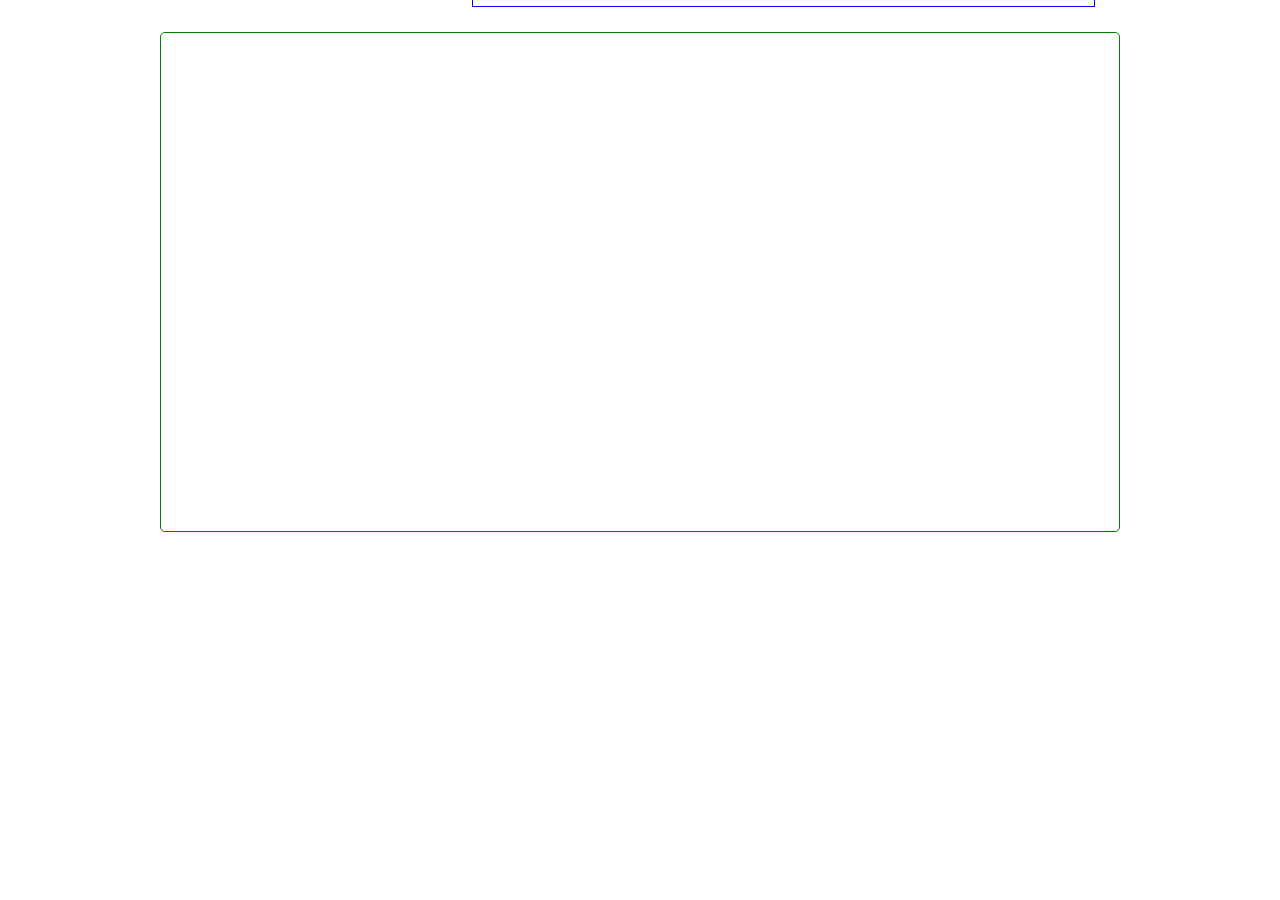
<file: css animation/index.html>
<!DOCTYPE html>
<html lang="en">
<head>
    <meta charset="UTF-8">
    <meta http-equiv="X-UA-Compatible" content="IE=edge">
    <meta name="viewport" content="width=device-width, initial-scale=1.0">
    <link rel="stylesheet" href="css/style.css">
    <title>CSS Animation</title>
</head>
<body>

    <div class="container">
        <div class="card-container">

            <div class="card-image-container"></div>

            <div class="card-info-container">

                <h1>Card Title</h1>
                <p>Card Quote</p>

                <ul class="card-actions">
                    <li>action 1</li>
                    <li>action 2</li>
                    <li>action 3</li>
                </ul>

            </div>
        </div>


    </div>
    
</body>
</html>
</file>
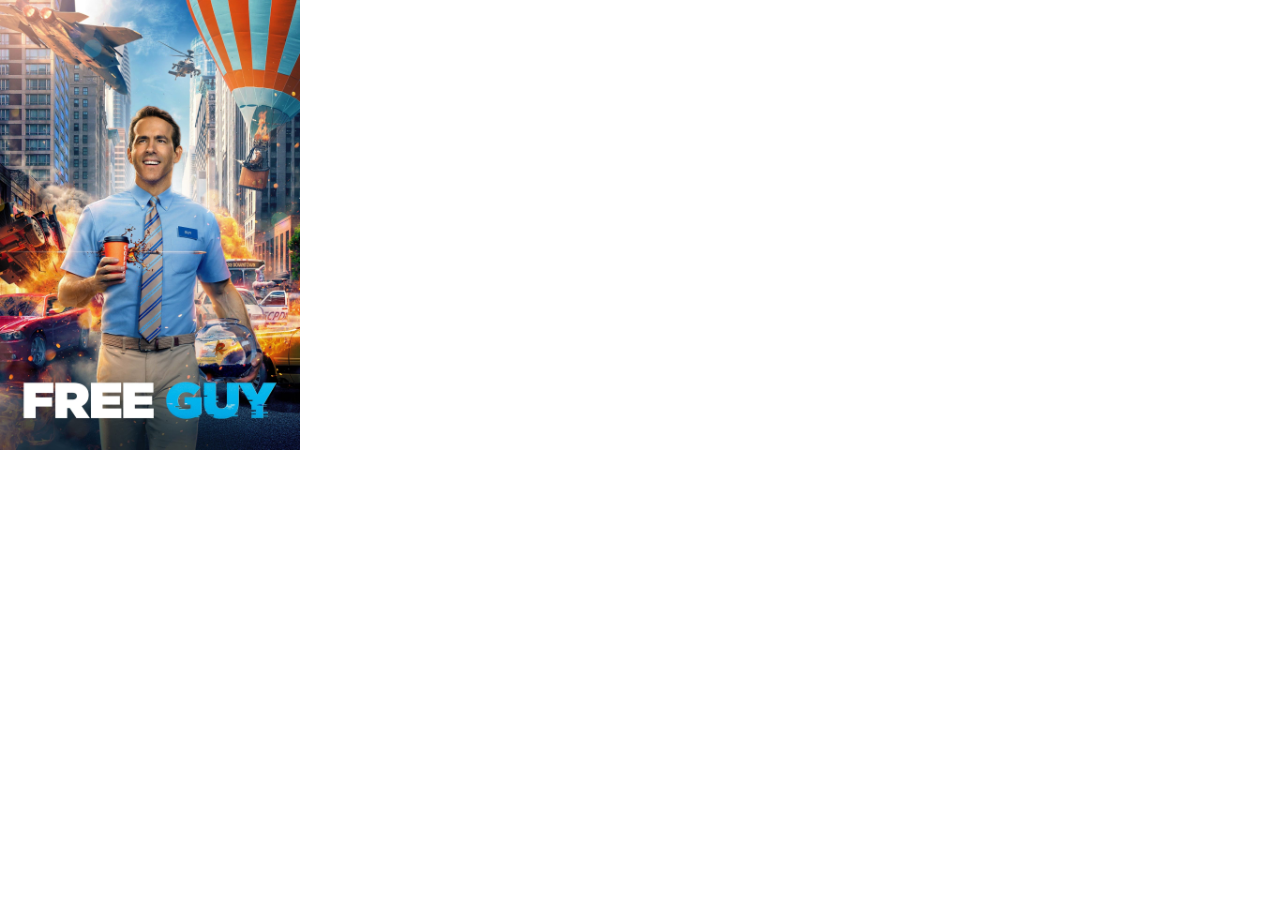
<file: week5-ModalWindow/index.html>
<!DOCTYPE html>
<html lang="en">
<head>
    <meta charset="UTF-8">
    <meta name="viewport" content="width=device-width, initial-scale=1.0">
    <link rel="stylesheet" href="css/style.css">
    <title>Modal Window Sandbox</title>
</head>
<body>
    
    <div class="container">
        <img src="images/free-guy-poster.jpg" alt="Free Guy Poster" class="movie-poster">

        <div id="myModal" class="modal">
            <div class="modal-content">
                <span class="closeBtn">&times;</span>
                <img src="images/free-guy-poster.jpg" alt="" class="movie-poster-modal">
                <h1>Free Guy! (2021)</h1>
            </div>
        </div>
    </div>





    <script src="scripts/app.js"></script>
</body>
</html>
</file>
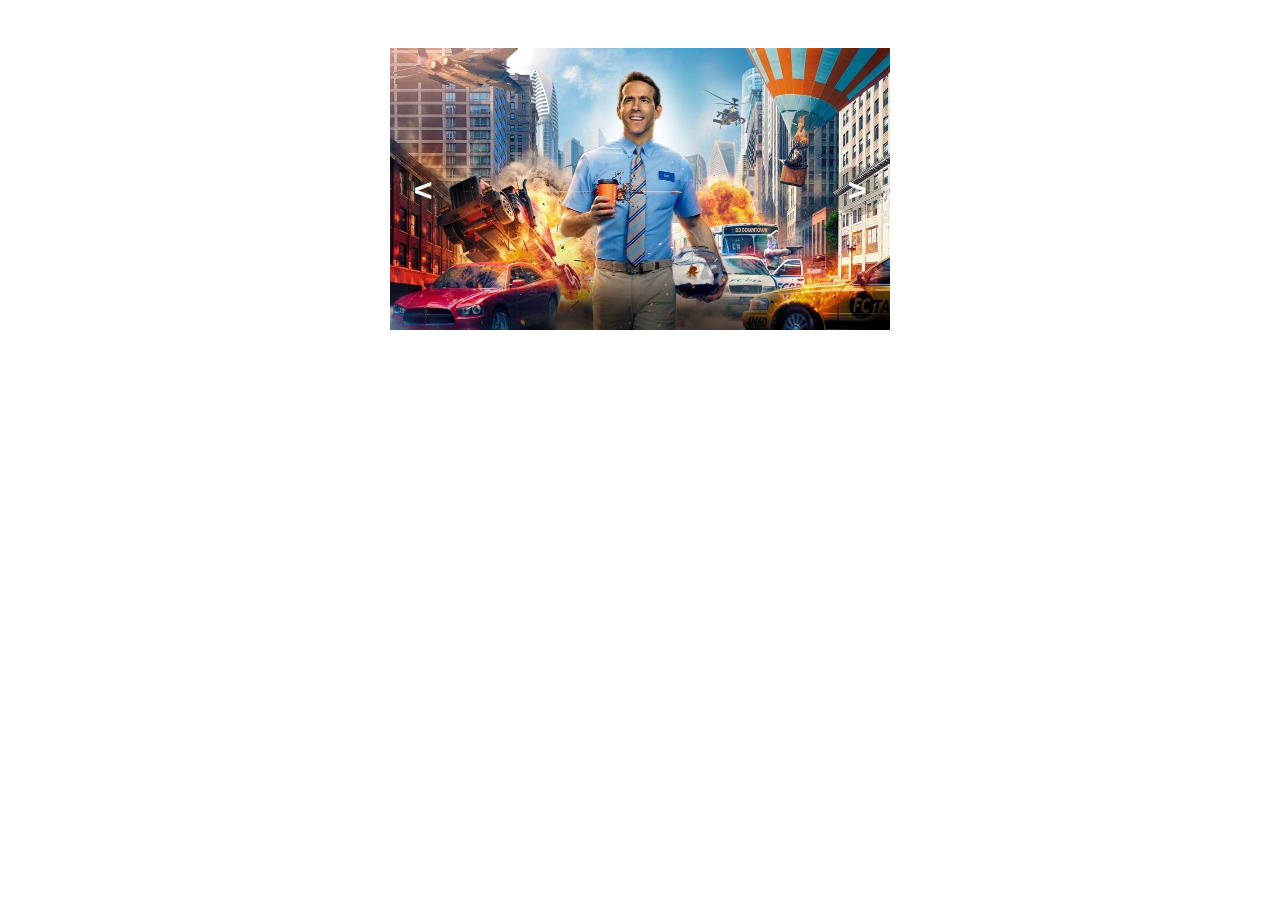
<file: week6-carusel/index.html>
<!DOCTYPE html>
<html lang="en">
<head>
    <meta charset="UTF-8">
    <meta name="viewport" content="width=device-width, initial-scale=1.0">
    <link rel="stylesheet" href="css/style.css">
    <title>Free Guy Carousel</title>
</head>
<body>

    <div class="container">
        <div class="carousel">

            <div class="carousel__item carousel__item--visible">
                <img src="images/1.webp" alt="">
            </div>

            <div class="carousel__item">
                <img src="images/2.webp" alt="">
            </div>

            <div class="carousel__item">
                <img src="images/3.webp" alt="">
            </div>

            <div class="carousel__actions">
                <button id="carousel__button--prev" area-label="Previous slide"><</button>
                <button id="carousel__button--next" area-label="Next slide">></button>
            </div>

        </div>

    </div>

    <script src="scripts/app.js"></script>
</body>
</html>
</file>
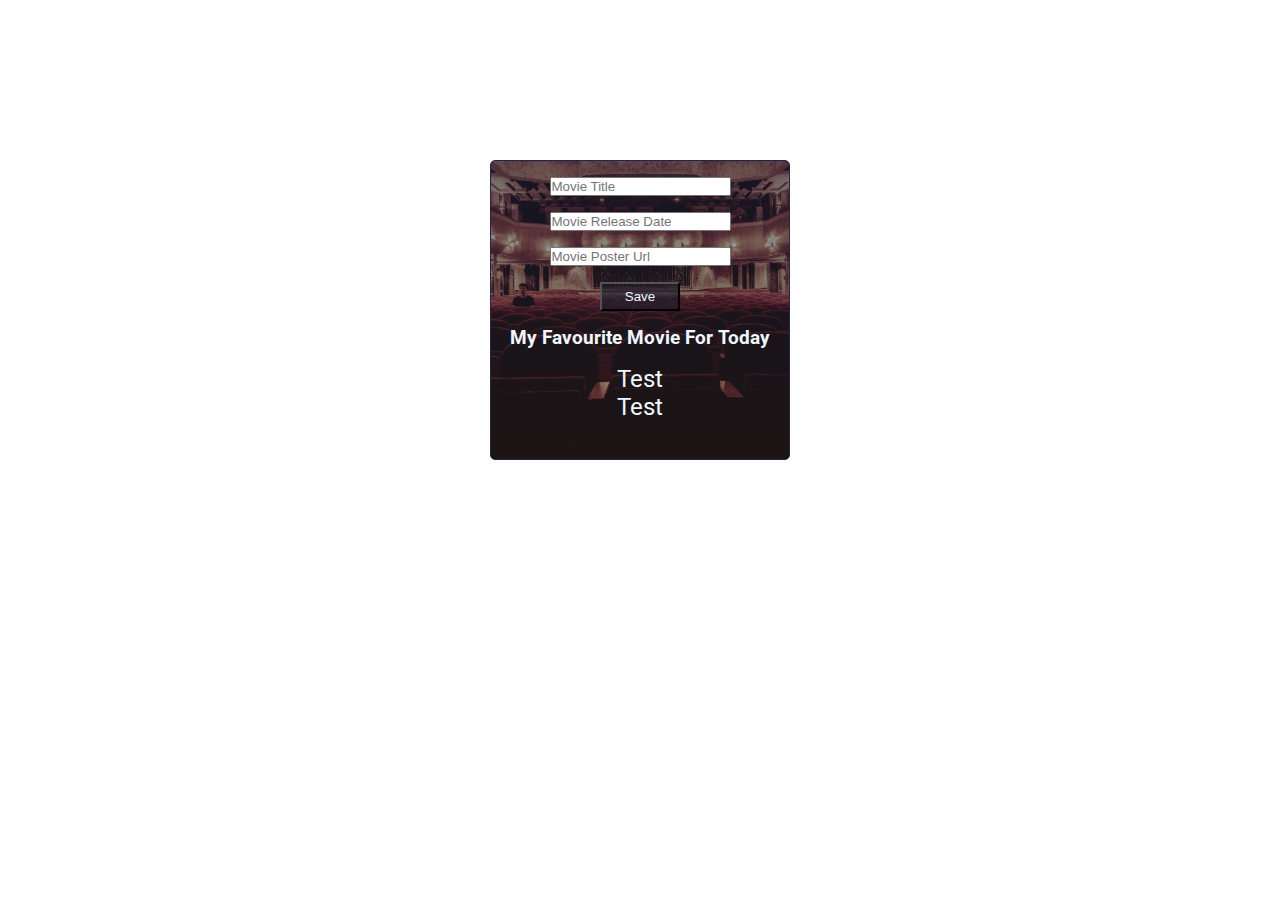
<file: week7-localgallery/index.html>
<!DOCTYPE html>
<html lang="en">
<head>
    <meta charset="UTF-8">
    <meta name="viewport" content="width=device-width, initial-scale=1.0">
    <link rel="stylesheet" href="css/style.css">
    <title>My Favourite Movie for Today</title>
</head>
<body>
    <div class="container">

        <input type="text" class="userInputTitle" placeholder="Movie Title">
        <input type="text" class="userInputReleaseDate" placeholder="Movie Release Date">
        <input type="text" class="userInputPosterUrl" placeholder="Movie Poster Url">
        
        <button class="button">Save</button>
        <h3>My favourite movie for today</h3>
        
        <p class="favoriteMovieTitle">Test</p>
        <p class="favoriteMovieReleaseDate">Test</p>

    </div>


    <script src="scripts/app.js"></script>
</body>
</html>
</file>
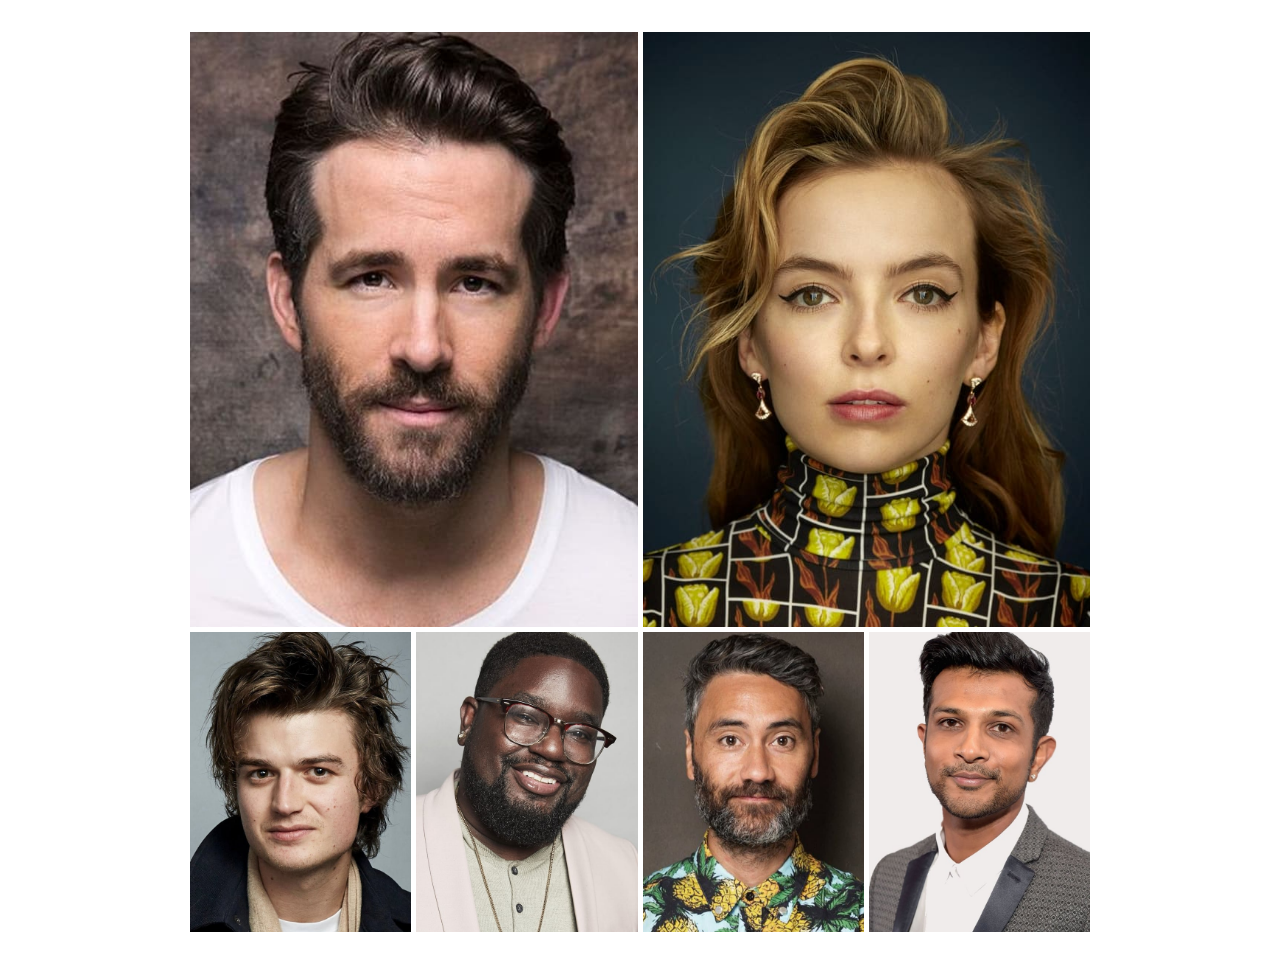
<file: actorsGallery.html>
<!DOCTYPE html>
<html lang="en">
<head>
    <meta charset="UTF-8">
    <meta http-equiv="X-UA-Comptible" content="IE-edge">
    <meta name="viewport" content="width=device-width, initial-scale=1.0">
    <link rel="stylesheet" href="css/galery.css">
    <title>Free Guy Actors Gallery</title>
</head>
<body>

    <div class="container">

        <div class="ryan">
            <div class="img">
                <img src="images/ryan.jpg" alt="">
            </div>
        </div>

        <div class="jodie">
            <div class="img">
                <img src="images/jodie.jpg" alt="">
            </div>
        </div>

        <div class="joe">
            <div class="img">
                <img src="images/joe.jpg" alt="">
            </div>
        </div>

        <div class="lilrel">
            <div class="img">
            <img src="images/lilrel.jpg" alt="">
            </div>
        </div>

        <div class="taika">
            <div class="img">
                <img src="images/taika.jpg" alt="">
            </div>
        </div>

        <div class="utkarsh">
            <div class="img">
                <img src="images/utkarsh.jpg" alt="">
            </div>
        </div>

    </div>
    
</body>
</html>
</file>
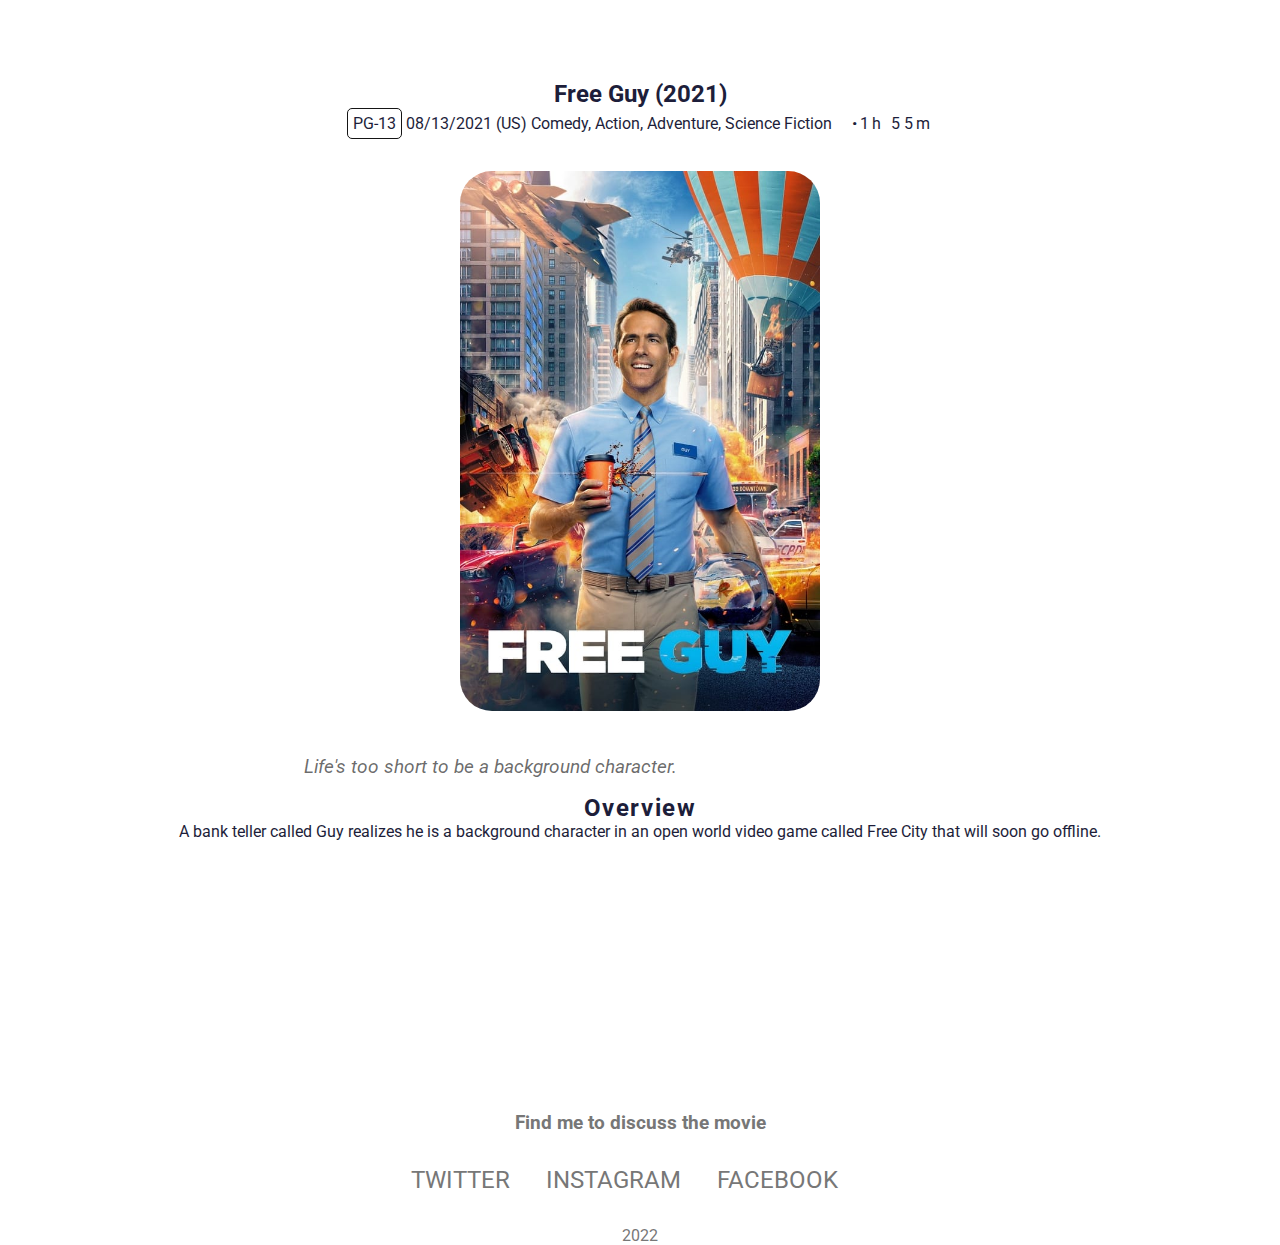
<file: week3-Task/poster.html>
<!DOCTYPE html>
<html lang="en">
<head>
    <meta charset="UTF-8">
    <meta http-equiv="X-UA-Compatible" content="IE=edge">
    <meta name="viewport" content="width=device-width, initial-scale=1.0">
    <!--link to fontawesome script-->
    <link rel="stylesheet" href="css/poster.css">
    <title>Task</title>
</head>
<body>

    <div class="container">

        <div class="movie-card">
            <h2 class="movie-title">free guy (2021)</h2>
            <p class="movie-genres">
                <span class="movie-rating">PG-13</span>  
                08/13/2021 (US) Comedy, Action, Adventure, Science Fiction 
                <span class="movie-duration">1h 55m</span>
            </p>
            <div class="movie-poster-container">
                <img src="images/freeGuy.jpg" alt="Free Guy Poster">
            </div>

            <div class="movie-info-container">
                <p class="movie-info-quote">Life's too short to be a background character.</p>

                <h2 class="movie-info-overview-title">overview</h2>
                <p class="movie-info-overview">A bank teller called Guy realizes he is a background character in an open world video game called Free City that will soon go offline.</p>

                <div class="movie-info-actions">
                    <ul>
                        <li><a href="#" class="add-fav"><i class="fas fa-heart"></i></a></li>
                        <li><a href="#" class="add-bookmark"><i class="fas fa-bookmark"></i></a></li>
                        <li><a href="#" class="rate-movie"><i class="fas fa-star-half-alt"></i></a></li>
                    </ul>
                </div>
            </div>
        </div>

        <footer>
            <h3>Find me to discuss the movie</h3>
             
            <ul>
                <li> <a href="#">Twitter <!--fontawesome twitter icon--></a></li>
                <li> <a href="#">Instagram <!--fontawesome instagram icon--></i></a> </li>
                <li> <a href="#">Facebook <!--fontawesome facebook icon--></a> </li>
            </ul>
    
            <p><!--your name and copyright symbol here--> 2022</p>
    
        </footer>


    </div>
    
</body>
</html>
</file>
<file: css animation/css/style.css>
* {
    margin: 0;
    padding: 0;
    box-sizing: border-box;
}


.container {
    height:500px;
    width: 75%;
    border: 1px solid green;
    border-radius: 5px;
    margin: 2rem auto;
}

.card-container {
    height: 100%;
    display: flex;
    align-items: center;
    justify-content: center;
}

.card-image-container {
    position: relative;
    display: inline-block;
    height: 450px;
    width: 25%;
    border: 1px solid orange;
    border-radius: 5px;
    margin-right: 5%;
    left: -50rem;
    animation: slide-from-left 3.5s ease-in-out forwards;
    transition: all 1s;
}

@keyframes slide-from-left {
    80% {left: 1rem;}
    100% {left: 0;}
}

.card-image-container:hover {

    transform: scale(1.1);
    box-shadow: 8px 8px 8px -4px black;

}

.card-info-container {
    display: inline-block;
    width: 65%;
    height: 450px;
    border: 1px solid blue;
    overflow: hidden;
}

.card-info-container > * {
    margin: 2rem;
}

.card-actions {
    list-style: none;
}
.card-info-container p {
    font-style: italic;
}

.card-info-container {

    transform: translateY(-500px);
    animation: slide-from-top 3.5s ease-in-out forwards;
}

@keyframes slide-from-top {

    80% {transform: translateY(20px);}
    100%{transform: translateY(0);}

}

.card-info-container > *:not(h1) {
    opacity: 0;
    animation: fade-in 3.5s ease-in-out forwards;
    animation-delay: 1s;
}

@keyframes fade-in {
    100% {
        opacity: 1;
    }
}
</file>
<file: week5-ModalWindow/css/style.css>
* {
    margin: 0;
    padding: 0;
    box-sizing: border-box;
}

.modal {
    display: none;
    position: fixed;
    height: 100%;
    width: 100%;
    background-color: rgba(87, 77, 77, 0.539);
    z-index: 2;
    top: 0;
    left: 0;
    text-align: center;
}

.modal-content {
    background-color: blanchedalmond;
    margin: 5% auto;
    padding: 5rem;
    width: 600px;
    height: 600px;
    animation: zoom-in 1s;
}

@keyframes zoom-in {
    0% {transform: scale(0);}
    100% {transform: scale (1)}
}

.closeBtn {
    float: right;
    cursor: pointer;
    font-size: 2rem;
}

.movie-poster-modal {
    width: 300px;
}

.movie-poster {
    width: 300px;
    cursor: pointer;
}
</file>
<file: week6-carusel/css/style.css>
* {
    margin: 0;
    padding: 0;
    box-sizing: border-box;
}

.container {
    width: 75%;
    text-align: center;
    margin: 3rem auto;
}

.carousel {
    max-width: 500px;
    margin: 0 auto;
    position: relative;
}

.carousel img {
    width: 100%;
}

.carousel .carousel__item,
.carousel .carousel__item--hidden {
    display: none;
}

.carousel .carousel__item--visible {
    display: block;
    animation: fadeIn 1s;
}


@keyframes fadeIn {
    0% {opacity: 0;}
    100% {opacity: 1;}
}
.carousel .carousel__actions {
    display: flex;
    justify-content: space-between;
    width: 100%;
    position: absolute;
    top: 50%;
    transform: translateY(-50%);
}

.carousel .carousel__actions button {
    border-radius: 50px;
    cursor: pointer;
    font-weight: bold;
    height: 50px;
    width: 50px;
    border: 0;
    background-color: rgba(63, 56, 47, 0.279);
    font-size: 2rem;
    color: #fff;
    margin: 0.5rem;
}
</file>
<file: week7-localgallery/css/style.css>
@import url('https://fonts.googleapis.com/css2?family=Roboto&display=swap');

* {
    margin: 0;
    padding: 0;
    box-sizing: border-box;
}

html {
    font-family: 'Roboto', sans-serif;
}

.container {
    height: 300px;
    width: 300px;
    border: 1px solid rgb(35, 35, 78);
    border-radius: 5px;
    margin: 10rem auto;
    text-align: center;
    background: linear-gradient(rgba(40, 40, 65, 0.514), rgba(63, 45, 45, 0.459)),
    url('../images/1.jpg');
    background-size: cover;
    background-position: center;
}

.container > input, .container button {
    display: block;
    margin: 1rem auto;
}

.container button {
    width: 5rem;
    padding: 0.3rem;
    color: aliceblue;
    background-color: rgba(29, 29, 44, 0.671);
}

.container h3 {
    margin: 1rem;
    color: aliceblue;
    text-transform: capitalize;
}

.container p {
    color: aliceblue;
    font-size: 1.5rem;
}
</file>
<file: css/galery.css>
* {
    margin: 0;
    padding: 0;
    box-sizing: border-box;
    /*border: 1px solid red;*/
}


.container {
    width: 900px;
    height: 900px;
    margin: 2rem auto;
    display: grid;
    grid-template-columns: repeat(4, 1fr);
    grid-template-rows: 595px 300px;
    gap: 5px;
}

.container > div {
    width: 100%;
    height: 100%;
}

.img {
    width: 100%;
    height: 100%;
}

.img img {
    width: 100%;
    height: 100%;
    object-fit: cover;
}

.ryan {
   grid-column: 1/3;
   grid-row: 1/2;
}

.jodie {
    grid-column: 3/5;
    grid-row: 1/2;
}

@media (max-width: 568px) {
    body {
        background-color: #000;
    }

    .container {
        width: auto;
        grid-template-columns: repeat(1, auto);
        grid-template-rows: repeat(6, 1fr);
        grid-template-areas: 
        "ryan"
        "jodie"
        "joe"
        "lilrel"
        "taika"
        "utkarsh";
    }

    .ryan {
        grid-area: ryan;
    }

    .jodie {
        grid-area: jodie;
    }

    .joe {
        grid-area: joe;
    }

    .lilrel {
        grid-area: lilrel;
    }

    .taika {
        grid-area: taika;
    }

    .utkarsh {
        grid-area: utkarsh;
    }
}
</file>
<file: week3-Task/css/poster.css>
@import url('https://fonts.googleapis.com/css2?family=Roboto:wght@400;700;900&display=swap');

* {
    margin: 0;
    padding: 0;
    box-sizing: border-box;
}

html {
    font-family: 'Roboto', sans-serif;
    color: #1d1e3a;
}

.movie-card {
    margin-top: 5rem;
    height: 1000px;
    text-align: center;
}

.movie-title {
    text-transform: capitalize;
}

.movie-poster-container img {
    margin-top: 2rem;
    height: 60vh;
    border-radius: 2rem;
    transition: all 1s;
    /*animation added*/
    transform: translateY(0);
    animation: slide-from-top 1s ease-in-out forwards;
}

@keyframes slide-from-top {
    80% {transform: translateY(20px);}
    100% {text-replace: translateY(0)}
}


.movie-rating {
    display: inline-block;
    border: 1px solid #151515;
    padding: 0.3rem;
    border-radius: 5px;
}

.movie-duration {
    margin-left: 1rem;
    letter-spacing: 0.2rem;
}

.movie-duration:before {
    content: "\2022";
}

.movie-info-quote {
    color: #151515a4;
    font-style: italic;
    font-size: 1.2rem;
    margin-top: 2.5rem;
    margin-bottom: 1rem;
    transform: translateX(-150px);
    animation: slide-from-left 1.7s ease-in-out forwards;
}

@keyframes slide-from-left {
    80% {transform: translateX(20pxx);}
    100% {transform: translateX(0);}
}

.movie-info-overview-title {
    text-transform: capitalize;
    letter-spacing: 0.1rem;
    font-weight:bold;
}


.movie-info-actions {
    font-size:1.1rem;
}

.movie-info-actions ul {
    list-style: none;
}

.movie-info-actions ul li {
    display: inline-block;
    margin-right: 1rem;
    margin-top: 2rem;
    margin-bottom: 2rem;
    height: 50px;
    width: 50px;
    border-radius: 50%;
    background-color: rgb(3, 37, 65);
    
}

.movie-info-actions ul li a {
    text-decoration: none;
    color: #fffefe;
    padding: 1rem;
    cursor: pointer;
    display: flex;
    align-items: center;
    justify-content: center;
}

.movie-info-actions {
    opacity: 0;
    /*for animation*/
    animation: fade-in 3.5s ease-in-out forwards;
    animation-delay: 1s;
}

@keyframes fade-in {
    100% {opacity: 1;}
}

.modal {
    display: none;
    position: fixed;
    height: 100%;
    width: 100%;
    background-color: rgba(87, 77, 77, 0.539);
    z-index: 2;
    top: 0;
    left: 0;
    text-align: center;
}

.modal-content {
    background-color: blanchedalmond;
    margin: 5% auto;
    padding: 5rem;
    width: 600px;
    height: 600px;
    animation: zoom-in 1s;
}
@keyframes zoom-in {
    0% {transform: scale(0);}
    100% {transform: scale (1)}
}

.closeBtn {
    float: right;
    cursor: pointer;
    font-size: 2rem;
}

.movie-poster-modal {
    width: 300px;
    height: auto;
}

.movie-poster {
    width: 300px;
    cursor: pointer;
}

.carousel {
    max-width: 500px;
    margin: 0 auto;
    position: relative;
}

.carousel img {
    width: 100%;
}

.carousel .carousel__item,
.carousel .carousel__item--hidden {
    display: none;
}

.carousel .carousel__item--visible {
    display: block;
    animation: fadeIn 1s;
}


@keyframes fadeIn {
    0% {opacity: 0;}
    100% {opacity: 1;}
}
.carousel .carousel__actions {
    display: flex;
    justify-content: space-between;
    width: 100%;
    position: absolute;
    top: 50%;
    transform: translateY(-50%);
}

.carousel .carousel__actions button {
    border-radius: 50px;
    cursor: pointer;
    font-weight: bold;
    height: 50px;
    width: 50px;
    border: 0;
    background-color: rgba(63, 56, 47, 0.279);
    font-size: 2rem;
    color: #fff;
    margin: 0.5rem;
}


footer {
    margin-top: 2rem;
    text-align: center;
    color: #777;
}

footer ul {
    list-style: none;
}

footer ul li {
    display: inline-block;
    margin-top: 2rem;
    margin-right: 2rem;
    margin-bottom: 2rem;
}

footer ul li a {
    font-size: 1.5rem;
    text-transform: uppercase;
    text-decoration: none;
    color: #777;
}
</file>
